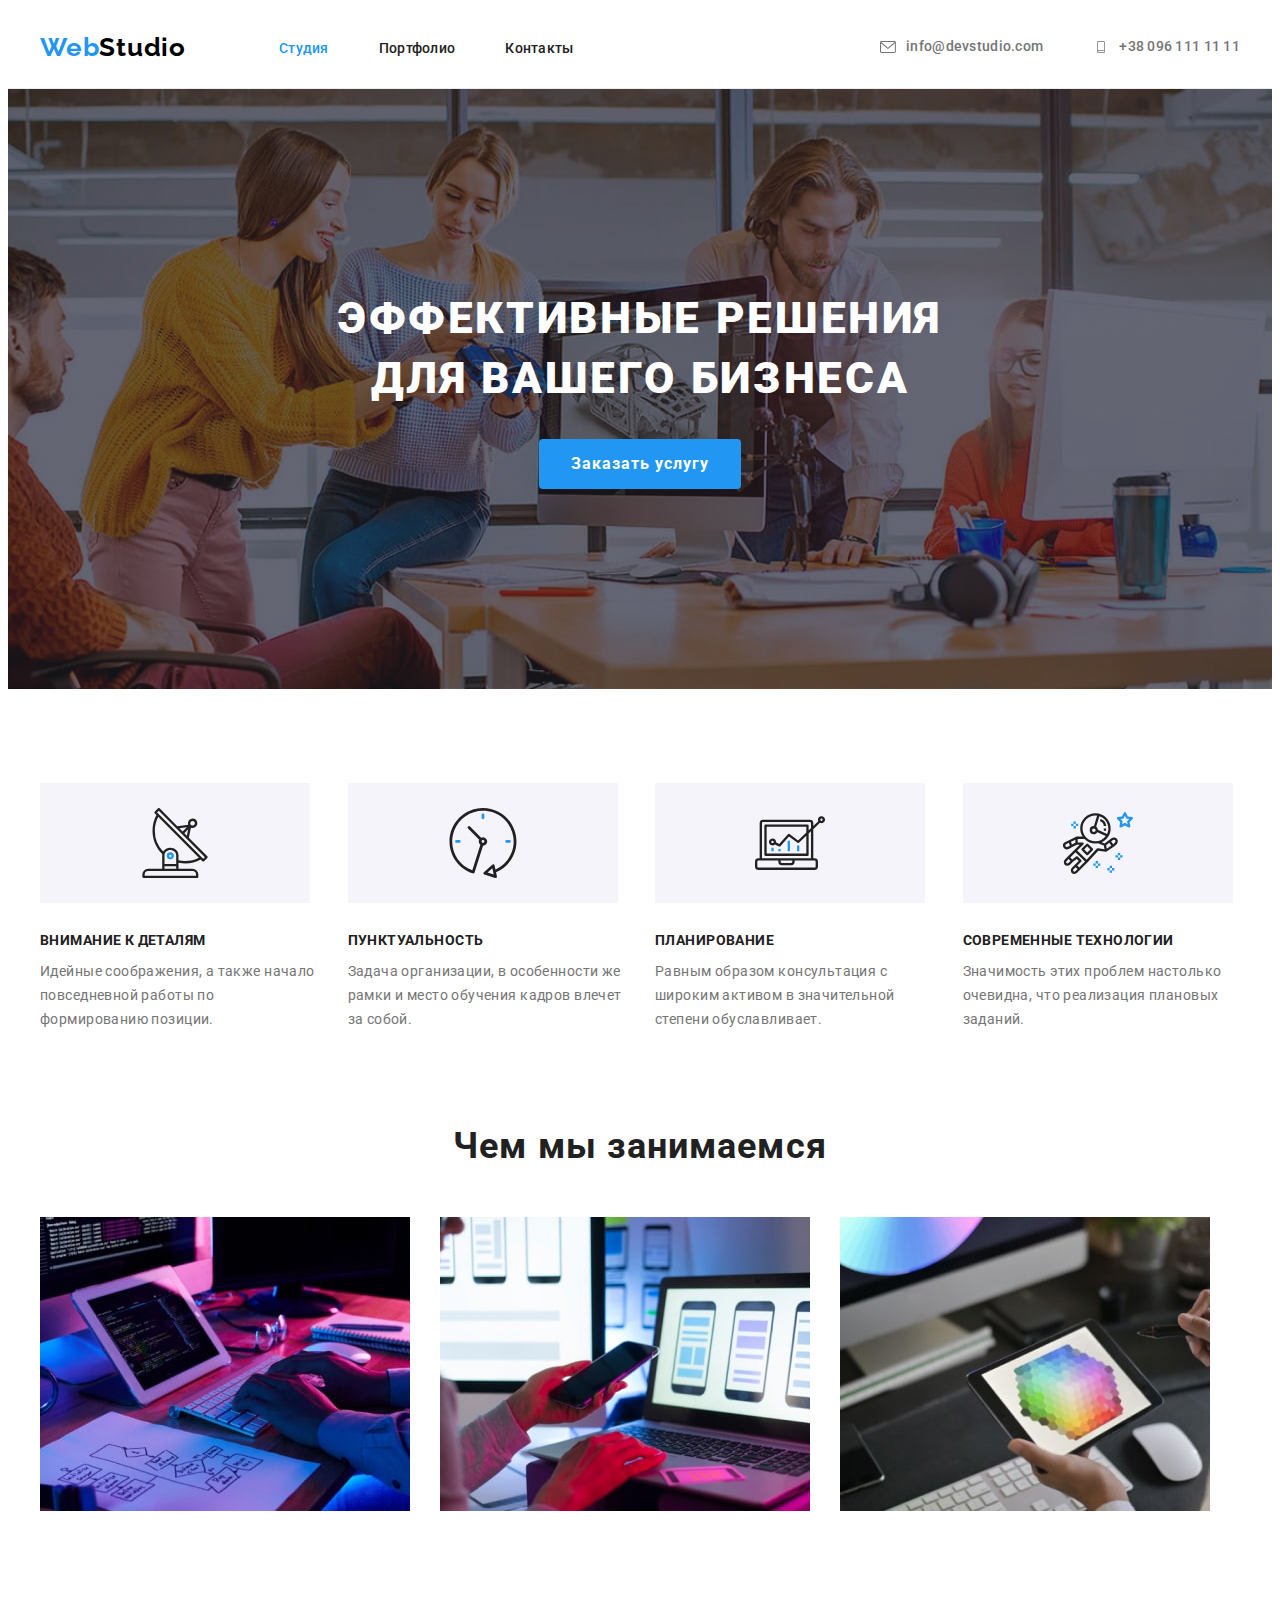
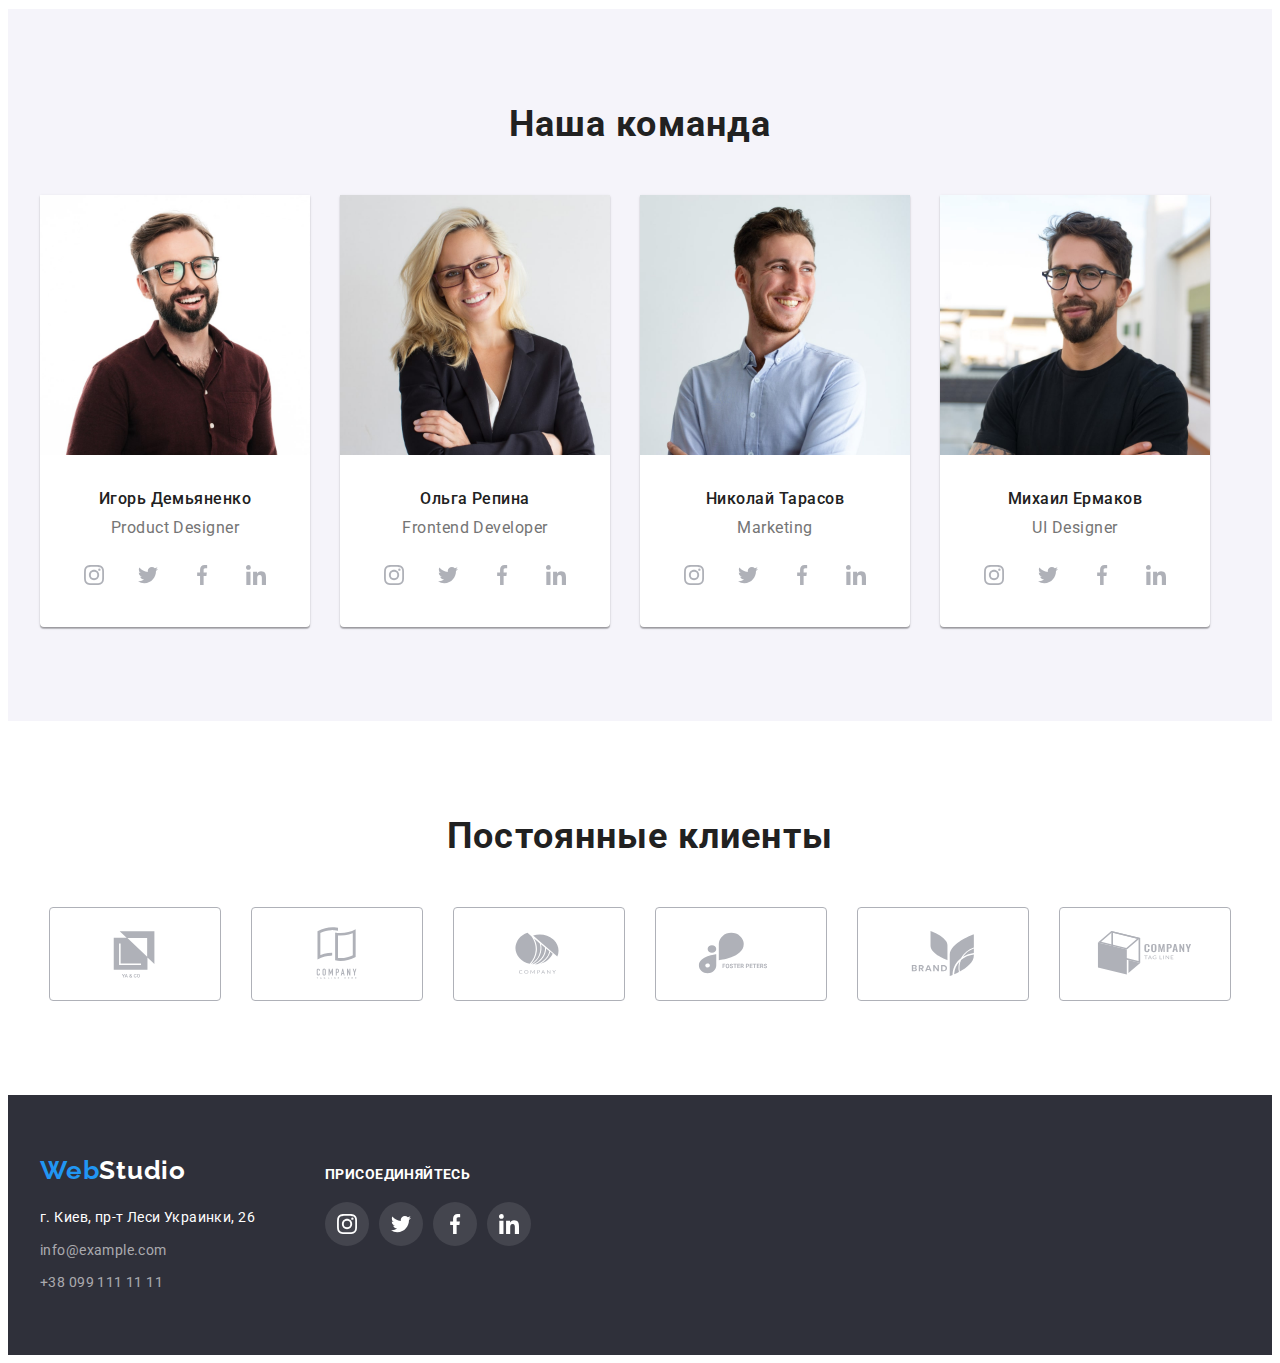
<file: index.html>
<!DOCTYPE html>
<html lang="ru">
  <head>
    <meta charset="UTF-8" />
    <meta http-equiv="X-UA-Compatible" content="IE=edge" />
    <meta name="viewport" content="width=device-width, initial-scale=1.0" />
    <title>Document</title>
    <link rel="preconnect" href="https://fonts.googleapis.com" />
    <link rel="preconnect" href="https://fonts.gstatic.com" crossorigin />
    <link
      href="https://fonts.googleapis.com/css2?family=Raleway:wght@700&family=Roboto:wght@400;500;700;900&display=swap"
      rel="stylesheet"
    />
    <link
      rel="stylesheet"
      href="https://cdnjs.cloudflare.com/ajax/libs/modern-normalize/1.1.0/modern-normalize.min.css"
      integrity="sha512-wpPYUAdjBVSE4KJnH1VR1HeZfpl1ub8YT/NKx4PuQ5NmX2tKuGu6U/JRp5y+Y8XG2tV+wKQpNHVUX03MfMFn9Q=="
      crossorigin="anonymous"
      referrerpolicy="no-referrer"
    />
    <link rel="stylesheet" href="./css/styles.css" />
  </head>

  <body>
    <header class="header">
      <div class="container header-container">
        <nav class="header-nav">
          <a href="./index.html" class="header-logo link"
            ><span class="header-logo-span">Web</span>Studio
          </a>
          <ul class="header-nav-list list">
            <li class="header-nav-item">
              <a href="./index.html" class="header-nav-link link current-link">Студия</a>
            </li>
            <li class="header-nav-item">
              <a href="./portfolio.html" class="header-nav-link link">Портфолио</a>
            </li>
            <li class="header-nav-item">
              <a href="" class="header-nav-link link">Контакты</a>
            </li>
          </ul>
        </nav>
        <ul class="header-contacts-list list">
          <li class="header-contacts-item">
            <a href="mailto:info@devstudio.com" class="header-contacts-link link">
              <svg class="header-contacts-icon" width="16px" height="12px">
                <use href="./images/icons.svg#icon-envelope"></use>
              </svg>
              info@devstudio.com
            </a>
          </li>
          <li class="header-contacts-item">
            <a href="tel:+380961111111" class="header-contacts-link link">
              <svg class="header-contacts-icon" width="16px" height="12px">
                <use href="./images/icons.svg#icon-smartphone"></use>
              </svg>
              +38 096 111 11 11
            </a>
          </li>
        </ul>
      </div>
    </header>

    <main>
      <section class="section hero">
        <div class="container">
          <h1 class="hero-title">Эффективные решения для вашего бизнеса</h1>
          <button type="button" class="hero-btn btn">Заказать услугу</button>
        </div>
      </section>

      <section class="section features">
        <div class="container">
          <h2 class="visually-hidden">Особенности</h2>
          <ul class="features-list list">
            <li class="features-item">
              <div class="features-item-logo">
                <svg class="clients-logo-icon" width="70px" height="70px">
                  <use href="./images/icons.svg#icon-antenna"></use>
                </svg>
              </div>
              <h3 class="features-item-title">Внимание к деталям</h3>
              <p class="features-item-text">
                Идейные соображения, а также начало повседневной работы по формированию позиции.
              </p>
            </li>
            <li class="features-item">
              <div class="features-item-logo">
                <svg class="clients-logo-icon" width="70px" height="70px">
                  <use href="./images/icons.svg#icon-clock"></use>
                </svg>
              </div>
              <h3 class="features-item-title">Пунктуальность</h3>
              <p class="features-item-text">
                Задача организации, в особенности же рамки и место обучения кадров влечет за собой.
              </p>
            </li>
            <li class="features-item">
              <div class="features-item-logo">
                <svg class="clients-logo-icon" width="70px" height="70px">
                  <use href="./images/icons.svg#icon-diagram"></use>
                </svg>
              </div>
              <h3 class="features-item-title">Планирование</h3>
              <p class="features-item-text">
                Равным образом консультация с широким активом в значительной степени обуславливает.
              </p>
            </li>
            <li class="features-item">
              <div class="features-item-logo">
                <svg class="clients-logo-icon" width="70px" height="70px">
                  <use href="./images/icons.svg#icon-astronaut"></use>
                </svg>
              </div>
              <h3 class="features-item-title">Современные технологии</h3>
              <p class="features-item-text">
                Значимость этих проблем настолько очевидна, что реализация плановых заданий.
              </p>
            </li>
          </ul>
        </div>
      </section>

      <section class="section about">
        <div class="container">
          <h2 class="about-title">Чем мы занимаемся</h2>
          <ul class="about-list list">
            <li class="about-item">
              <img
                src="./images/img-1-min.jpg"
                alt="Наш род деятельности"
                width="370"
                height="294"
              />
            </li>
            <li class="about-item">
              <img
                src="./images/img-2-min.jpg"
                alt="Наш род деятельности"
                width="370"
                height="294"
              />
            </li>
            <li class="about-item">
              <img
                src="./images/img-3-min.jpg"
                alt="Наш род деятельности"
                width="370"
                height="294"
              />
            </li>
          </ul>
        </div>
      </section>

      <section class="section team">
        <div class="container">
          <h2 class="team-title">Наша команда</h2>
          <ul class="team-list list">
            <li class="team-item">
              <img
                class="team-img"
                src="./images/team-img-1-min.jpg"
                alt="Игорь Демьяненко"
                width="270"
                height="260"
              />
              <h3 class="team-item-title">Игорь Демьяненко</h3>
              <p class="team-item-text">Product Designer</p>
              <ul class="team-soc-list list">
                <il class="team-soc-item">
                  <a href="" class="team-soc-link link">
                    <svg class="team-soc-icon" width="20px" height="20px">
                      <use href="./images/icons.svg#icon-instagram"></use>
                    </svg>
                  </a>
                </il>
                <il class="team-soc-item">
                  <a href="" class="team-soc-link link">
                    <svg class="team-soc-icon" width="20px" height="20px">
                      <use href="./images/icons.svg#icon-twitter"></use>
                    </svg>
                  </a>
                </il>
                <il class="team-soc-item">
                  <a href="" class="team-soc-link link">
                    <svg class="team-soc-icon" width="20px" height="20px">
                      <use href="./images/icons.svg#icon-facebook"></use>
                    </svg>
                  </a>
                </il>
                <il class="team-soc-item">
                  <a href="" class="team-soc-link link">
                    <svg class="team-soc-icon" width="20px" height="20px">
                      <use href="./images/icons.svg#icon-linkedin"></use>
                    </svg>
                  </a>
                </il>
              </ul>
            </li>
            <li class="team-item">
              <img
                class="team-img"
                src="./images/team-img-2-min.jpg"
                alt="Ольга Репина"
                width="270"
                height="260"
              />
              <h3 class="team-item-title">Ольга Репина</h3>
              <p class="team-item-text">Frontend Developer</p>
              <ul class="team-soc-list list">
                <il class="team-soc-item">
                  <a href="" class="team-soc-link link">
                    <svg class="team-soc-icon" width="20px" height="20px">
                      <use href="./images/icons.svg#icon-instagram"></use>
                    </svg>
                  </a>
                </il>
                <il class="team-soc-item">
                  <a href="" class="team-soc-link link">
                    <svg class="team-soc-icon" width="20px" height="20px">
                      <use href="./images/icons.svg#icon-twitter"></use>
                    </svg>
                  </a>
                </il>
                <il class="team-soc-item">
                  <a href="" class="team-soc-link link">
                    <svg class="team-soc-icon" width="20px" height="20px">
                      <use href="./images/icons.svg#icon-facebook"></use>
                    </svg>
                  </a>
                </il>
                <il class="team-soc-item">
                  <a href="" class="team-soc-link link">
                    <svg class="team-soc-icon" width="20px" height="20px">
                      <use href="./images/icons.svg#icon-linkedin"></use>
                    </svg>
                  </a>
                </il>
              </ul>
            </li>
            <li class="team-item">
              <img
                class="team-img"
                src="./images/team-img-3-min.jpg"
                alt="Николай Тарасов"
                width="270"
                height="260"
              />
              <h3 class="team-item-title">Николай Тарасов</h3>
              <p class="team-item-text">Marketing</p>
              <ul class="team-soc-list list">
                <il class="team-soc-item">
                  <a href="" class="team-soc-link link">
                    <svg class="team-soc-icon" width="20px" height="20px">
                      <use href="./images/icons.svg#icon-instagram"></use>
                    </svg>
                  </a>
                </il>
                <il class="team-soc-item">
                  <a href="" class="team-soc-link link">
                    <svg class="team-soc-icon" width="20px" height="20px">
                      <use href="./images/icons.svg#icon-twitter"></use>
                    </svg>
                  </a>
                </il>
                <il class="team-soc-item">
                  <a href="" class="team-soc-link link">
                    <svg class="team-soc-icon" width="20px" height="20px">
                      <use href="./images/icons.svg#icon-facebook"></use>
                    </svg>
                  </a>
                </il>
                <il class="team-soc-item">
                  <a href="" class="team-soc-link link">
                    <svg class="team-soc-icon" width="20px" height="20px">
                      <use href="./images/icons.svg#icon-linkedin"></use>
                    </svg>
                  </a>
                </il>
              </ul>
            </li>
            <li class="team-item">
              <img
                class="team-img"
                src="./images/team-img-4-min.jpg"
                alt="Михаил Ермаков"
                width="270"
                height="260"
              />
              <h3 class="team-item-title">Михаил Ермаков</h3>
              <p class="team-item-text">UI Designer</p>
              <ul class="team-soc-list list">
                <il class="team-soc-item">
                  <a href="" class="team-soc-link link">
                    <svg class="team-soc-icon" width="20px" height="20px">
                      <use href="./images/icons.svg#icon-instagram"></use>
                    </svg>
                  </a>
                </il>
                <il class="team-soc-item">
                  <a href="" class="team-soc-link link">
                    <svg class="team-soc-icon" width="20px" height="20px">
                      <use href="./images/icons.svg#icon-twitter"></use>
                    </svg>
                  </a>
                </il>
                <il class="team-soc-item">
                  <a href="" class="team-soc-link link">
                    <svg class="team-soc-icon" width="20px" height="20px">
                      <use href="./images/icons.svg#icon-facebook"></use>
                    </svg>
                  </a>
                </il>
                <il class="team-soc-item">
                  <a href="" class="team-soc-link link">
                    <svg class="team-soc-icon" width="20px" height="20px">
                      <use href="./images/icons.svg#icon-linkedin"></use>
                    </svg>
                  </a>
                </il>
              </ul>
            </li>
          </ul>
        </div>
      </section>

      <section class="section clients">
        <div class="container">
          <h2 class="clients-title">Постоянные клиенты</h2>
          <ul class="clients-logo-list list">
            <il class="clients-logo-item">
              <a href="#" class="clients-logo-link link">
                <svg class="clients-logo-icon" width="106px" height="60px">
                  <use href="./images/icons.svg#icon-logo-1"></use>
                </svg>
              </a>
            </il>
            <il class="clients-logo-item">
              <a href="#" class="clients-logo-link link">
                <svg class="clients-logo-icon" width="106px" height="60px">
                  <use href="./images/icons.svg#icon-logo-2"></use>
                </svg>
              </a>
            </il>
            <il class="clients-logo-item">
              <a href="#" class="clients-logo-link link">
                <svg class="clients-logo-icon" width="106px" height="60px">
                  <use href="./images/icons.svg#icon-logo-3"></use>
                </svg>
              </a>
            </il>
            <il class="clients-logo-item">
              <a href="#" class="clients-logo-link link">
                <svg class="clients-logo-icon" width="106px" height="60px">
                  <use href="./images/icons.svg#icon-logo-4"></use>
                </svg>
              </a>
            </il>
            <il class="clients-logo-item">
              <a href="#" class="clients-logo-link link">
                <svg class="clients-logo-icon" width="106px" height="60px">
                  <use href="./images/icons.svg#icon-logo-5"></use>
                </svg>
              </a>
            </il>
            <il class="clients-logo-item">
              <a href="#" class="clients-logo-link link">
                <svg class="clients-logo-icon" width="106px" height="60px">
                  <use href="./images/icons.svg#icon-logo-6"></use>
                </svg>
              </a>
            </il>
          </ul>
        </div>
      </section>
    </main>

    <footer class="footer">
      <div class="container footer-container">
        <div class="footer-address-container">
          <a href="./index.html" class="footer-logo link"
            ><span class="footer-logo-span">Web</span>Studio</a
          >
          <address class="footer-address">
            <ul class="footer-address-list list">
              <li class="footer-address-item">
                <a
                  class="footer-address-item-map link"
                  href="https://goo.gl/maps/R8WiXzASYnoAevXz5"
                  target="_blank"
                  rel="noopener noreferrer"
                  >г. Киев, пр-т Леси Украинки, 26</a
                >
              </li>
              <li class="footer-address-item">
                <a class="footer-address-item-link link" href="mailto:info@example.com"
                  >info@example.com</a
                >
              </li>
              <li class="footer-address-item">
                <a class="footer-address-item-link link" href="tel:+380991111111"
                  >+38 099 111 11 11</a
                >
              </li>
            </ul>
          </address>
        </div>

        <div class="footer-soc-container">
          <p class="footer-soc-text">присоединяйтесь</p>
          <ul class="footer-soc-list list">
            <il class="footer-soc-item">
              <a href="#" class="footer-soc-link link">
                <svg class="footer-soc-icon" width="20px" height="20px">
                  <use href="./images/icons.svg#icon-instagram"></use>
                </svg>
              </a>
            </il>
            <il class="footer-soc-item">
              <a href="#" class="footer-soc-link link">
                <svg class="footer-soc-icon" width="20px" height="20px">
                  <use href="./images/icons.svg#icon-twitter"></use>
                </svg>
              </a>
            </il>
            <il class="footer-soc-item">
              <a href="" class="footer-soc-link link">
                <svg class="footer-soc-icon" width="20px" height="20px">
                  <use href="./images/icons.svg#icon-facebook"></use>
                </svg>
              </a>
            </il>
            <il class="footer-soc-item">
              <a href="" class="footer-soc-link link">
                <svg class="footer-soc-icon" width="20px" height="20px">
                  <use href="./images/icons.svg#icon-linkedin"></use>
                </svg>
              </a>
            </il>
          </ul>
        </div>
      </div>
    </footer>
  </body>
</html>
</file>
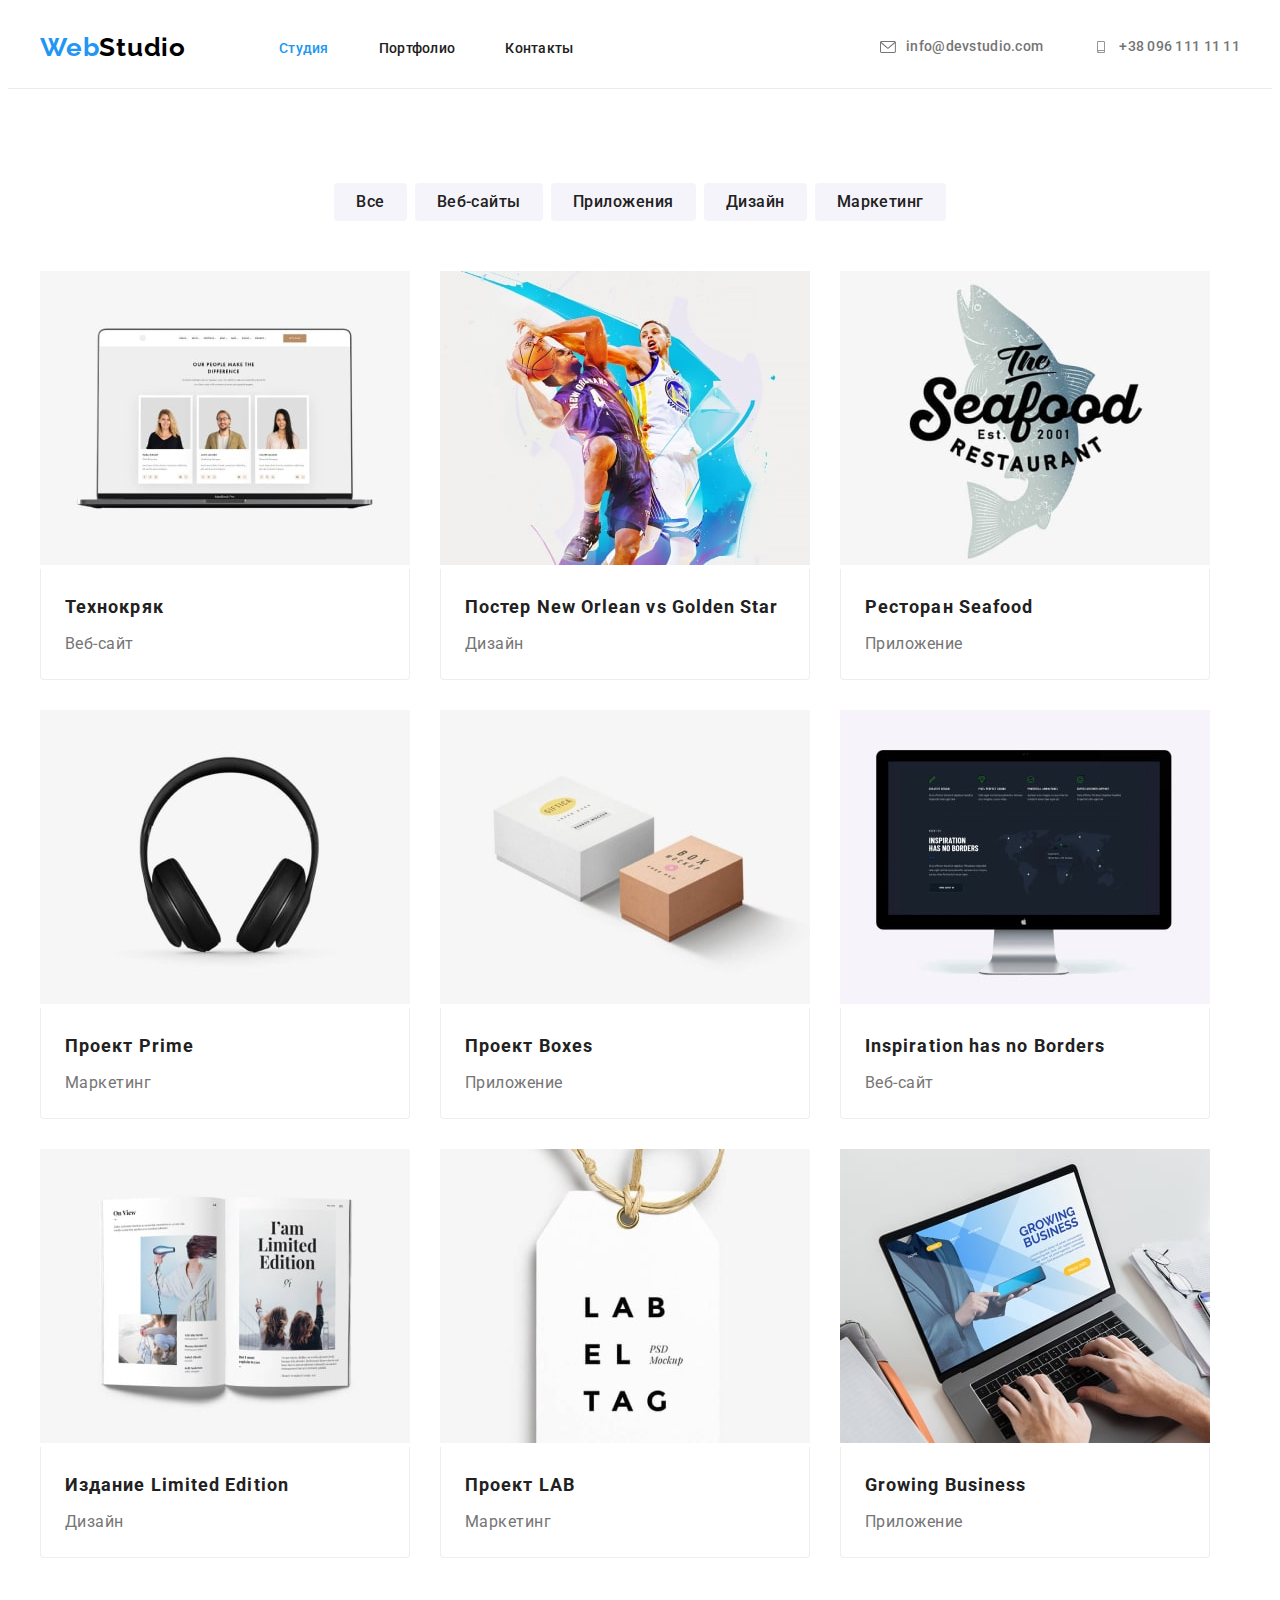
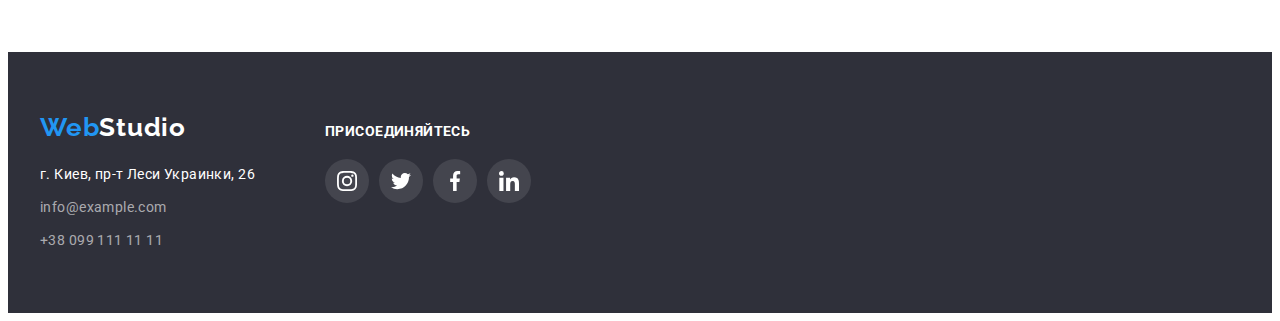
<file: portfolio.html>
<!DOCTYPE html>
<html lang="ru">
  <head>
    <meta charset="UTF-8" />
    <meta http-equiv="X-UA-Compatible" content="IE=edge" />
    <meta name="viewport" content="width=device-width, initial-scale=1.0" />
    <title>Document</title>
    <link rel="preconnect" href="https://fonts.googleapis.com" />
    <link rel="preconnect" href="https://fonts.gstatic.com" crossorigin />
    <link
      href="https://fonts.googleapis.com/css2?family=Raleway:wght@700&family=Roboto:wght@400;500;700;900&display=swap"
      rel="stylesheet"
    />
    <link
      rel="stylesheet"
      href="https://cdnjs.cloudflare.com/ajax/libs/modern-normalize/1.1.0/modern-normalize.min.css"
      integrity="sha512-wpPYUAdjBVSE4KJnH1VR1HeZfpl1ub8YT/NKx4PuQ5NmX2tKuGu6U/JRp5y+Y8XG2tV+wKQpNHVUX03MfMFn9Q=="
      crossorigin="anonymous"
      referrerpolicy="no-referrer"
    />
    <link rel="stylesheet" href="./css/styles.css" />
  </head>

  <body>
    <header class="header">
      <div class="container header-container">
        <nav class="header-nav">
          <a href="./index.html" class="header-logo link"
            ><span class="header-logo-span">Web</span>Studio
          </a>
          <ul class="header-nav-list list">
            <li class="header-nav-item">
              <a href="./index.html" class="header-nav-link link current-link">Студия</a>
            </li>
            <li class="header-nav-item">
              <a href="./portfolio.html" class="header-nav-link link">Портфолио</a>
            </li>
            <li class="header-nav-item">
              <a href="" class="header-nav-link link">Контакты</a>
            </li>
          </ul>
        </nav>
        <ul class="header-contacts-list list">
          <li class="header-contacts-item">
            <a href="mailto:info@devstudio.com" class="header-contacts-link link">
              <svg class="header-contacts-icon" width="16px" height="12px">
                <use href="./images/icons.svg#icon-envelope"></use>
              </svg>
              info@devstudio.com
            </a>
          </li>
          <li class="header-contacts-item">
            <a href="tel:+380961111111" class="header-contacts-link link">
              <svg class="header-contacts-icon" width="16px" height="12px">
                <use href="./images/icons.svg#icon-smartphone"></use>
              </svg>
              +38 096 111 11 11
            </a>
          </li>
        </ul>
      </div>
    </header>

    <main>
      <section class="section portfolio">
        <div class="container">
          <h2 class="visually-hidden">Портфолио</h2>

          <ul class="portfolio-btn-list list">
            <li class="portfolio-btn-item">
              <button type="button" class="portfolio-btn btn">Все</button>
            </li>
            <li class="portfolio-btn-item">
              <button type="button" class="portfolio-btn btn">Веб-сайты</button>
            </li>
            <li class="portfolio-btn-item">
              <button type="button" class="portfolio-btn btn">Приложения</button>
            </li>
            <li class="portfolio-btn-item">
              <button type="button" class="portfolio-btn btn">Дизайн</button>
            </li>
            <li class="portfolio-btn-item">
              <button type="button" class="portfolio-btn btn">Маркетинг</button>
            </li>
          </ul>

          <ul class="portfolio-list list">
            <li class="portfolio-item">
              <a href="#" class="porfolio-item-link link">
                <img
                  class="portfolio-img"
                  src="./images/img-portfolio-1.jpg"
                  alt="Технокряк"
                  width="370"
                  height="294"
                />
                <div class="portfolio-item-under-img">
                  <h3 class="portfolio-title">Технокряк</h3>
                  <p class="portfolio-text">Веб-сайт</p>
                </div>
              </a>
            </li>
            <li class="portfolio-item">
              <a href="#" class="porfolio-item-link link">
                <img
                  class="portfolio-img"
                  src="./images/img-portfolio-2.jpg"
                  alt="Постер New Orlean vs Golden Star"
                  width="370"
                  height="294"
                />
                <div class="portfolio-item-under-img">
                  <h3 class="portfolio-title">Постер New Orlean vs Golden Star</h3>
                  <p class="portfolio-text">Дизайн</p>
                </div>
              </a>
            </li>
            <li class="portfolio-item">
              <a href="#" class="porfolio-item-link link">
                <img
                  class="portfolio-img"
                  src="./images/img-portfolio-3.jpg"
                  alt="Ресторан Seafood"
                  width="370"
                  height="294"
                />
                <div class="portfolio-item-under-img">
                  <h3 class="portfolio-title">Ресторан Seafood</h3>
                  <p class="portfolio-text">Приложение</p>
                </div>
              </a>
            </li>
            <li class="portfolio-item">
              <a href="#" class="porfolio-item-link link">
                <img
                  class="portfolio-img"
                  src="./images/img-portfolio-4.jpg"
                  alt="Проект Prime"
                  width="370"
                  height="294"
                />
                <div class="portfolio-item-under-img">
                  <h3 class="portfolio-title">Проект Prime</h3>
                  <p class="portfolio-text">Маркетинг</p>
                </div>
              </a>
            </li>
            <li class="portfolio-item">
              <a href="#" class="porfolio-item-link link">
                <img
                  class="portfolio-img"
                  src="./images/img-portfolio-5.jpg"
                  alt="Проект Boxes"
                  width="370"
                  height="294"
                />
                <div class="portfolio-item-under-img">
                  <h3 class="portfolio-title">Проект Boxes</h3>
                  <p class="portfolio-text">Приложение</p>
                </div>
              </a>
            </li>
            <li class="portfolio-item">
              <a href="#" class="porfolio-item-link link">
                <img
                  class="portfolio-img"
                  src="./images/img-portfolio-6.jpg"
                  alt="Inspiration has no Borders"
                  width="370"
                  height="294"
                />
                <div class="portfolio-item-under-img">
                  <h3 class="portfolio-title">Inspiration has no Borders</h3>
                  <p class="portfolio-text">Веб-сайт</p>
                </div>
              </a>
            </li>
            <li class="portfolio-item">
              <a href="#" class="porfolio-item-link link">
                <img
                  class="portfolio-img"
                  src="./images/img-portfolio-7.jpg"
                  alt="Издание Limited Edition"
                  width="370"
                  height="294"
                />
                <div class="portfolio-item-under-img">
                  <h3 class="portfolio-title">Издание Limited Edition</h3>
                  <p class="portfolio-text">Дизайн</p>
                </div>
              </a>
            </li>
            <li class="portfolio-item">
              <a href="#" class="porfolio-item-link link">
                <img
                  class="portfolio-img"
                  src="./images/img-portfolio-8.jpg"
                  alt="Проект LAB"
                  width="370"
                  height="294"
                />
                <div class="portfolio-item-under-img">
                  <h3 class="portfolio-title">Проект LAB</h3>
                  <p class="portfolio-text">Маркетинг</p>
                </div>
              </a>
            </li>
            <li class="portfolio-item">
              <a href="#" class="porfolio-item-link link">
                <img
                  class="portfolio-img"
                  src="./images/img-portfolio-9.jpg"
                  alt="Growing Business"
                  width="370"
                  height="294"
                />
                <div class="portfolio-item-under-img">
                  <h3 class="portfolio-title">Growing Business</h3>
                  <p class="portfolio-text">Приложение</p>
                </div>
              </a>
            </li>
          </ul>
        </div>
      </section>
    </main>

    <footer class="footer">
      <div class="container footer-container">
        <div class="footer-address-container">
          <a href="./index.html" class="footer-logo link"
            ><span class="footer-logo-span">Web</span>Studio</a
          >
          <address class="footer-address">
            <ul class="footer-address-list list">
              <li class="footer-address-item">
                <a
                  class="footer-address-item-map link"
                  href="https://goo.gl/maps/R8WiXzASYnoAevXz5"
                  target="_blank"
                  rel="noopener noreferrer"
                  >г. Киев, пр-т Леси Украинки, 26</a
                >
              </li>
              <li class="footer-address-item">
                <a class="footer-address-item-link link" href="mailto:info@example.com"
                  >info@example.com</a
                >
              </li>
              <li class="footer-address-item">
                <a class="footer-address-item-link link" href="tel:+380991111111"
                  >+38 099 111 11 11</a
                >
              </li>
            </ul>
          </address>
        </div>

        <div class="footer-soc-container">
          <p class="footer-soc-text">присоединяйтесь</p>
          <ul class="footer-soc-list list">
            <il class="footer-soc-item">
              <a href="" class="footer-soc-link link">
                <svg class="footer-soc-icon" width="20px" height="20px">
                  <use href="./images/icons.svg#icon-instagram"></use>
                </svg>
              </a>
            </il>
            <il class="footer-soc-item">
              <a href="" class="footer-soc-link link">
                <svg class="footer-soc-icon" width="20px" height="20px">
                  <use href="./images/icons.svg#icon-twitter"></use>
                </svg>
              </a>
            </il>
            <il class="footer-soc-item">
              <a href="#" class="footer-soc-link link">
                <svg class="footer-soc-icon" width="20px" height="20px">
                  <use href="./images/icons.svg#icon-facebook"></use>
                </svg>
              </a>
            </il>
            <il class="footer-soc-item">
              <a href="#" class="footer-soc-link link">
                <svg class="footer-soc-icon" width="20px" height="20px">
                  <use href="./images/icons.svg#icon-linkedin"></use>
                </svg>
              </a>
            </il>
          </ul>
        </div>
      </div>
    </footer>
  </body>
</html>
</file>
<file: css/styles.css>
:root {
  --main-title-color: #212121;
  --main-text-color: #757575;
  --main-hover-color: #2196f3;
  --main-svg-color: #afb1b8;
}

p,
h1,
h2,
h3,
h4,
h5,
h6 {
  margin: 0;
}

ul {
  margin: 0;
  padding-left: 0;
}

body {
  font-family: 'Roboto', sans-serif;
  font-style: normal;
}

image {
  display: block;
  max-width: 100%;
  height: auto;
}

address {
  font-style: normal;
}

.link {
  text-decoration: none;
  font-style: normal;
}

/* .link:active {
  color: var(--main-hover-color);
} */

.list {
  list-style: none;
}

.btn {
  cursor: pointer;
  font-family: inherit;
  border: transparent;
}

.visually-hidden {
  position: absolute;
  white-space: nowrap;
  width: 1px;
  height: 1px;
  overflow: hidden;
  border: 0;
  padding: 0;
  clip: rect(0 0 0 0);
  clip-path: inset(50%);
  margin: -1px;
}

.container {
  width: 1200px;
  padding-left: 15px;
  padding-right: 15px;
  margin-left: auto;
  margin-right: auto;
  /* outline: 2px solid red; */
}

.section {
  padding-top: 94px;
  padding-bottom: 94px;
}

/* --------------HEADER ------------*/

.header-nav-link:hover,
.header-nav-link:focus,
.header-contacts-link:hover,
.header-contacts-link:focus {
  color: var(--main-hover-color);
}

.header {
  background-color: #ffffff;
  padding-top: 24px;
  padding-bottom: 25px;
  border-bottom: 1px solid #ececec;
}

.header-container {
  display: flex;
  align-items: center;
}

.header-nav {
  display: flex;
  align-items: center;
}

.header-nav-list {
  display: flex;
}

.header-nav-item {
  margin-right: 50px;
}

.header-nav-item:last-child {
  margin-right: 0;
}

.header-contacts-list {
  margin-left: auto;
  display: flex;
  justify-content: flex-end;
}

.header-contacts-item {
  margin-right: 50px;
}

.header-contacts-item:last-child {
  margin-right: 0;
}

.header-nav-link {
  font-weight: 500;
  font-size: 14px;
  line-height: 1.14; /* line-height(px)/font-size(px) */
  letter-spacing: 0.02em;
  color: #212121;
}

.header-contacts-link {
  display: flex;
  align-items: center;
  font-weight: 500;
  font-size: 14px;
  line-height: 1.14;
  letter-spacing: 0.02em;
  color: var(--main-text-color);
}

.header-contacts-icon {
  margin-right: 10px;
  fill: currentColor;
}

/* .header-contacts-link:hover .header-contacts-icon,
.header-contacts-link:focus .header-contacts-icon {
  fill: currentColor;
} */

.header-logo {
  font-family: 'Raleway', sans-serif;
  font-weight: 700;
  font-size: 26px;
  line-height: 1.19;
  letter-spacing: 0.03em;
  color: #000;
  margin-right: 93px;
}

.header-logo-span {
  color: #2196f3;
}

.current-link {
  color: var(--main-hover-color);
}

/* --------------HERO ------------*/

.hero-btn:hover,
.hero-btn:focus {
  background-color: #188ce8;
}

.hero {
  background-color: #c4c4c4;
  background-image: linear-gradient(rgba(47, 48, 58, 0.4), rgba(47, 48, 58, 0.4)),
    url(../images/img-hero-bg.jpg);
  background-repeat: no-repeat;
  background-position: center;
  background-size: cover;
  max-width: 1600px;
  margin: auto auto;
  padding-top: 200px;
  padding-bottom: 200px;
}

.hero-title {
  font-weight: 900;
  font-size: 44px;
  line-height: 1.36;
  text-align: center;
  letter-spacing: 0.06em;
  text-transform: uppercase;
  color: #ffffff;
  max-width: 696px;
  margin-left: auto;
  margin-right: auto;
  margin-bottom: 30px;
}

.hero-btn {
  border-radius: 4px;

  font-weight: 700;
  font-size: 16px;
  line-height: 30px;
  display: flex;
  align-items: center;
  text-align: center;
  letter-spacing: 0.06em;
  color: #ffffff;
  background-color: #2196f3;
  margin-left: auto;
  margin-right: auto;
  padding: 10px 32px;
}

/* -------------- FEATURES ------------*/

.features-list {
  margin-left: auto;
  margin-right: auto;
  display: flex;
}

.features-item {
  align-items: baseline;
  margin-right: 30px;
  flex-basis: calc((100% - 90px) / 4);
}

.features-item:last-child {
  margin-right: 0;
}

.features-item-title {
  font-weight: 700;
  font-size: 14px;
  line-height: 1.14;
  letter-spacing: 0.03em;
  text-transform: uppercase;
  color: var(--main-title-color);
  margin-bottom: 10px;
}

.features-item-text {
  font-size: 14px;
  line-height: 24px;
  letter-spacing: 0.03em;
  color: var(--main-text-color);
}

.features-item-logo {
  display: flex;
  align-items: center;
  justify-content: center;
  width: 270px;
  height: 120px;
  background-color: #f5f4fa;
  margin-bottom: 30px;
}

/* -------------- ABOUT ------------*/

.about {
  padding-top: 0;
}

.about-list {
  display: flex;
  column-gap: 30px; /* задает отступы между li списком, кром последнего/первого. Аналог child */
}

.about-title {
  font-weight: 700;
  font-size: 36px;
  line-height: 1.17;
  text-align: center;
  letter-spacing: 0.03em;
  color: var(--main-title-color);
  margin-bottom: 50px;
}

/* -------------- TEAM ------------*/

.team {
  background-color: #f5f4fa;
}

.team-list {
  display: flex;
  column-gap: 30px;
}

.team-item {
  border-radius: 0px 0px 4px 4px;
  background-color: #ffffff;
  box-shadow: 0px 1px 3px rgba(0, 0, 0, 0.12), 0px 1px 1px rgba(0, 0, 0, 0.14),
    0px 2px 1px rgba(0, 0, 0, 0.2);
}

.team-title {
  font-weight: 700;
  font-size: 36px;
  line-height: 1.17;
  text-align: center;
  letter-spacing: 0.03em;
  color: var(--main-title-color);
  margin-bottom: 50px;
}

.team-item-title {
  font-weight: 500;
  font-size: 16px;
  line-height: 1.19;
  text-align: center;
  letter-spacing: 0.03em;
  color: var(--main-title-color);
  margin-bottom: 10px;
  padding-top: 30px;
}

.team-item-text {
  font-size: 16px;
  line-height: 1.19;
  text-align: center;
  letter-spacing: 0.03em;
  color: var(--main-text-color);
  /* padding-bottom: 30px; */
  margin-bottom: 16px;
}

.team-soc-list {
  display: flex;
  justify-content: center;
  gap: 10px;
  padding-bottom: 30px;
}

.team-soc-link {
  display: flex;
  align-items: center;
  justify-content: center;
  width: 44px;
  height: 44px;
  border-radius: 50%;
  background-color: #ffffff;
}

.team-soc-icon {
  fill: var(--main-svg-color);
}

.team-soc-link:hover,
.team-soc-link:focus {
  background-color: var(--main-hover-color);
}

.team-soc-link:hover .team-soc-icon,
.team-soc-link:focus .team-soc-icon {
  fill: #ffffff;
}

/* -------------- CLIENTS ------------*/

.clients-title {
  font-weight: 700;
  font-size: 36px;
  line-height: calc(42 / 36);
  text-align: center;
  letter-spacing: 0.03em;
  color: var(--main-title-color);
  margin-bottom: 50px;
}

.clients-logo-list {
  display: flex;
  justify-content: center;
  gap: 30px;
}

.clients-logo-link {
  display: flex;
  align-items: center;
  justify-content: center;
  width: 170px;
  height: 92px;
  /* left: 415px;
  top: 2493px; */
  border: 1px solid #afb1b8;
  border-radius: 4px;
}

.clients-logo-icon {
  fill: var(--main-svg-color);
}

.clients-logo-link:hover,
.clients-logo-link:focus {
  border-color: var(--main-hover-color);
  color: var(--main-hover-color);
}

.clients-logo-link:hover .clients-logo-icon,
.clients-logo-link:focus .clients-logo-icon {
  fill: currentColor;
}

/* -------------- PORTFOLIO ------------*/

.portfolio-btn {
  font-weight: 500;
  font-size: 16px;
  line-height: 1.63;
  text-align: center;
  letter-spacing: 0.03em;
  color: #212121;
  background: #f5f4fa;
  border-radius: 4px;
}

.portfolio-btn:hover,
.portfolio-btn:focus {
  background-color: #2196f3;
  color: #ffffff;
  box-shadow: 0px 3px 1px rgba(0, 0, 0, 0.1), 0px 1px 2px rgba(0, 0, 0, 0.08),
    0px 2px 2px rgba(0, 0, 0, 0.12);
}

.porfolio-item-link {
  display: block;
  width: 100%;
  height: 100%;
}

.porfolio-item-link:hover,
.porfolio-item-link:focus {
  box-shadow: 0px 1px 1px rgba(0, 0, 0, 0.12), 0px 4px 4px rgba(0, 0, 0, 0.06),
    1px 4px 6px rgba(0, 0, 0, 0.16);
}

.portfolio-btn-list {
  margin-bottom: 50px;
  display: flex;
  justify-content: center;
  column-gap: 8px;
}

.portfolio-btn {
  padding: 6px 22px;
}

.portfolio-list {
  display: flex;
  flex-wrap: wrap;
  column-gap: 30px;
  row-gap: 30px;
}

.portfolio-item-under-img {
  padding: 20px 24px;
  border-radius: 0px 0px 4px 4px;
  border: 1px solid #eeeeee;
  border-top: none;
}

.portfolio-title {
  font-weight: 700;
  font-size: 18px;
  line-height: 2;
  letter-spacing: 0.06em;
  color: var(--main-title-color);
  margin-bottom: 4px;
}

.portfolio-text {
  font-size: 16px;
  line-height: 1.88;
  letter-spacing: 0.03em;
  color: var(--main-text-color);
}

/* -------------- FOOTER ------------*/

.footer {
  background: #2f303a;
  padding-top: 60px;
  padding-bottom: 60px;
}

.footer-address-item-map:hover,
.footer-address-item-map:focus,
.footer-address-item-link:hover,
.footer-address-item-link:focus {
  color: var(--main-hover-color);
}

.footer-logo {
  display: inline-block;
  font-family: 'Raleway', sans-serif;
  font-weight: 700;
  font-size: 26px;
  line-height: 1.19;
  letter-spacing: 0.03em;
  color: #ffffff;
  margin-bottom: 20px;
}

.footer-address {
  margin-top: auto;
}

.footer-logo-span {
  color: #2196f3;
}

.footer-address-item-map {
  font-size: 14px;
  line-height: 1.7;
  letter-spacing: 0.03em;
  color: #ffffff;
}

.footer-address-item-link {
  font-size: 14px;
  line-height: 1.7;
  letter-spacing: 0.03em;
  color: rgba(255, 255, 255, 0.6);
}

.footer-address-item {
  margin-bottom: 9px;
}

.footer-address-item:last-child {
  margin-bottom: 0;
}

.footer-container {
  display: flex;
  justify-content: start;
  align-items: baseline;
}

.footer-address-container {
  margin-right: 70px;
}

.footer-soc-text {
  font-weight: 700;
  font-size: 14px;
  line-height: 16px;
  letter-spacing: 0.03em;
  text-transform: uppercase;
  color: #ffffff;
  margin-bottom: 20px;
}

.footer-soc-list {
  display: flex;
  justify-content: start;
  column-gap: 10px;
  /* margin-bottom: 30px; */
}

.footer-soc-link {
  display: flex;
  align-items: center;
  justify-content: center;
  width: 44px;
  height: 44px;
  border-radius: 50%;
  background-color: rgba(255, 255, 255, 0.1);
}

.footer-soc-icon {
  fill: #ffffff;
}

.footer-soc-link:hover,
.footer-soc-link:focus {
  background-color: var(--main-hover-color);
}

/* .footer-soc-link:hover .footer-soc-icon,
.footer-soc-link:focus .footer-soc-icon {
  fill: #ffffff;
} */
</file>
